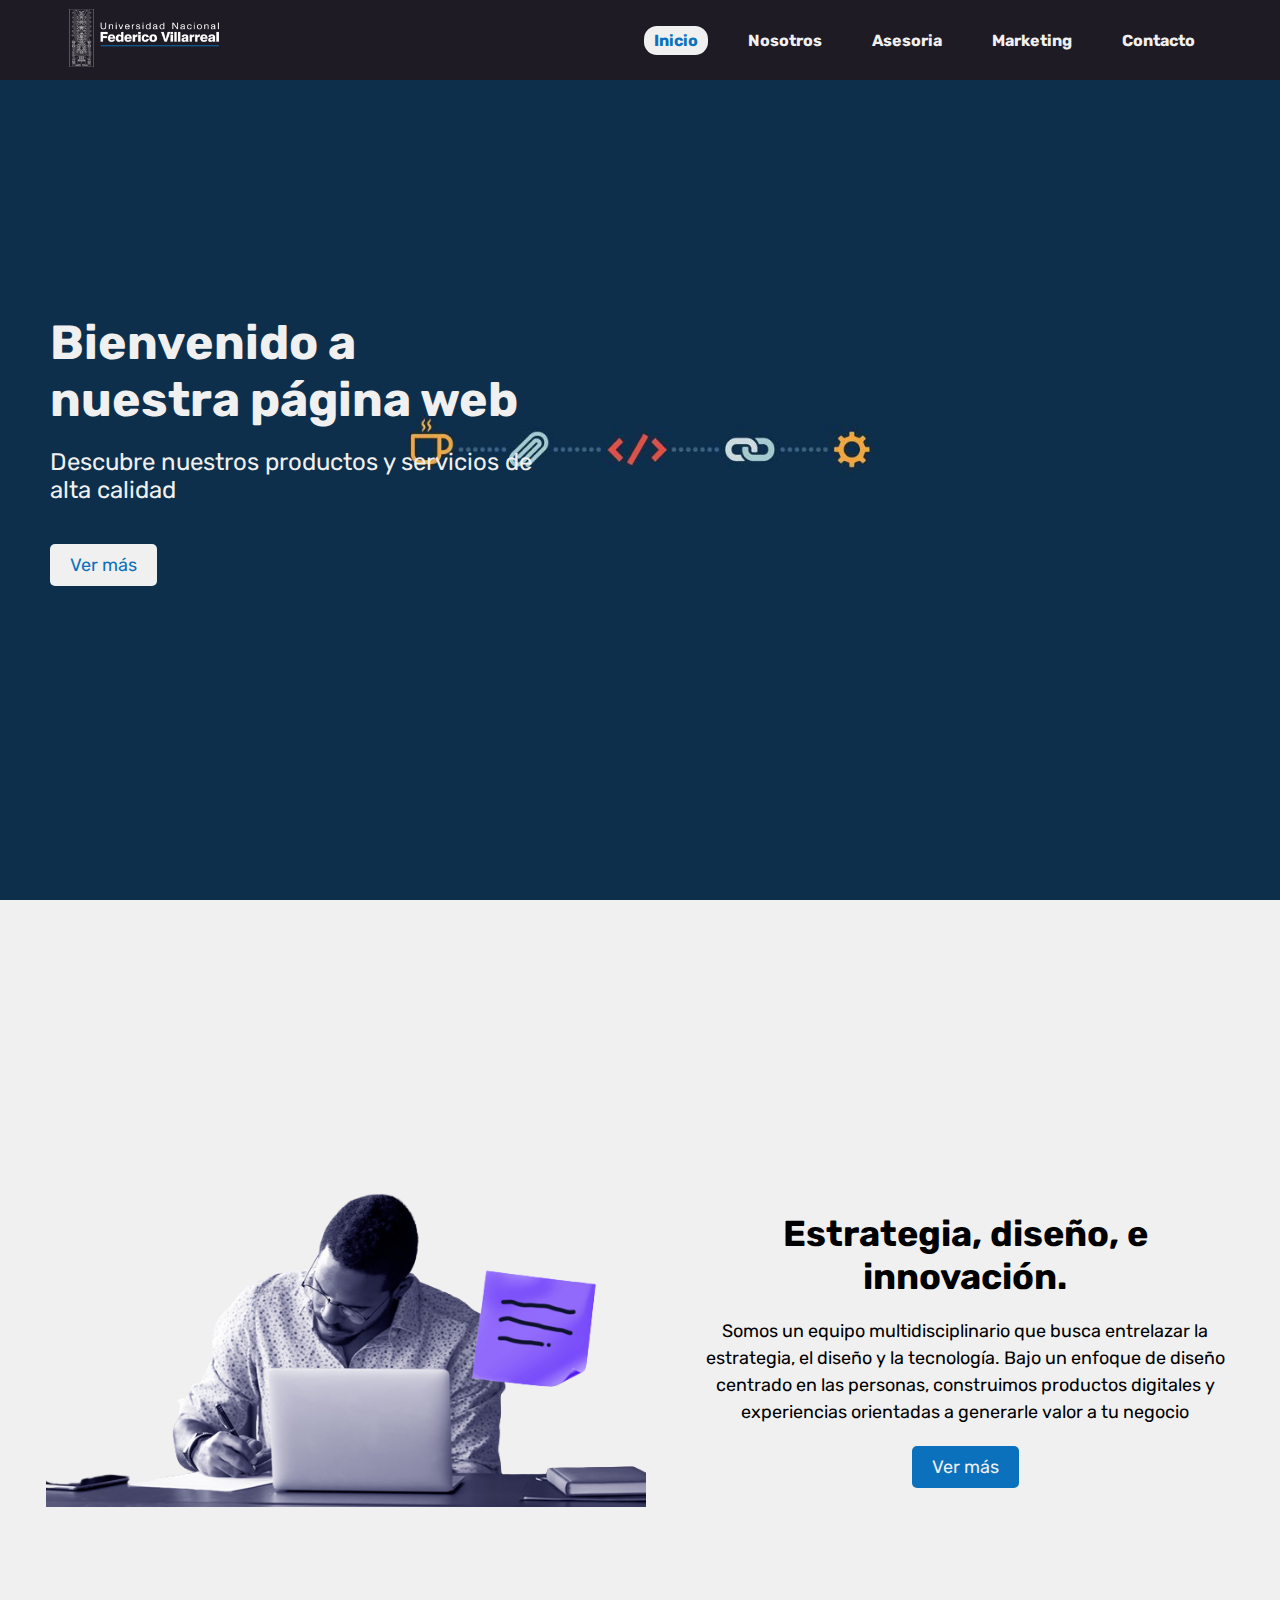
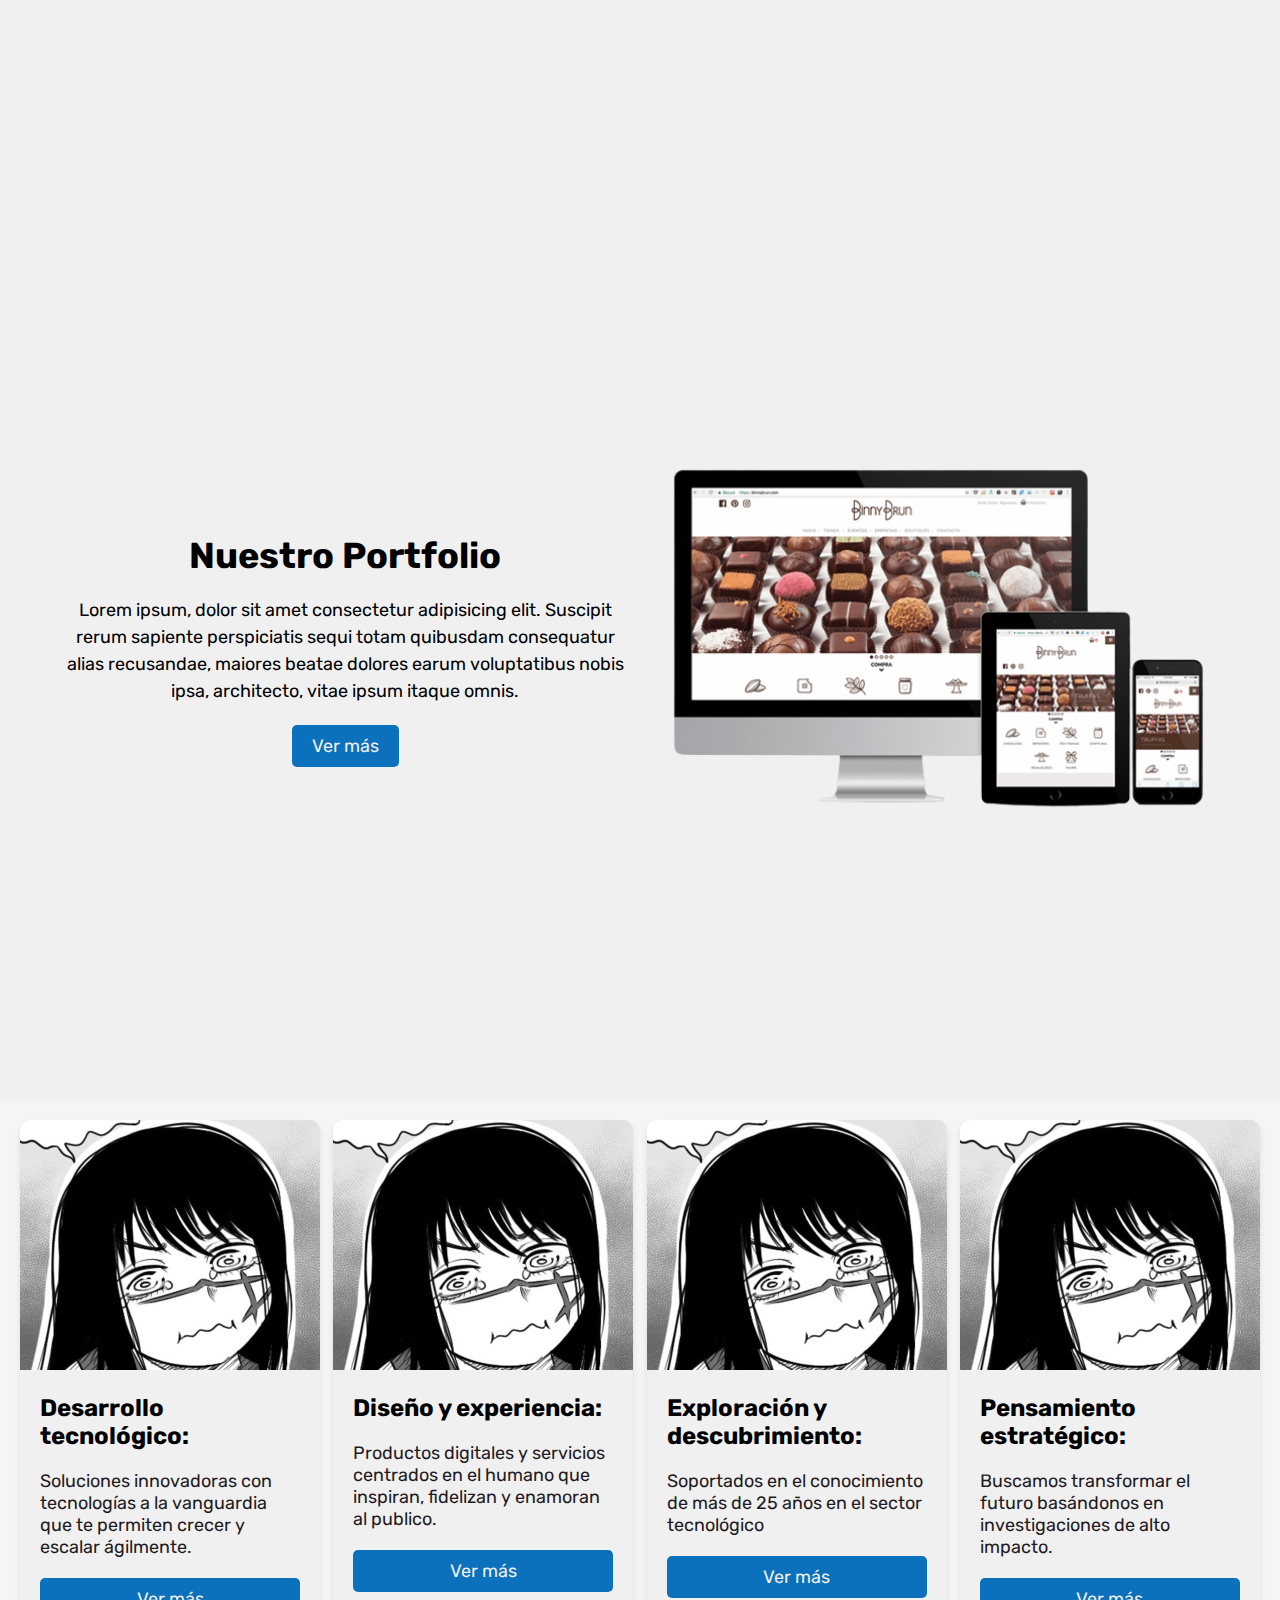
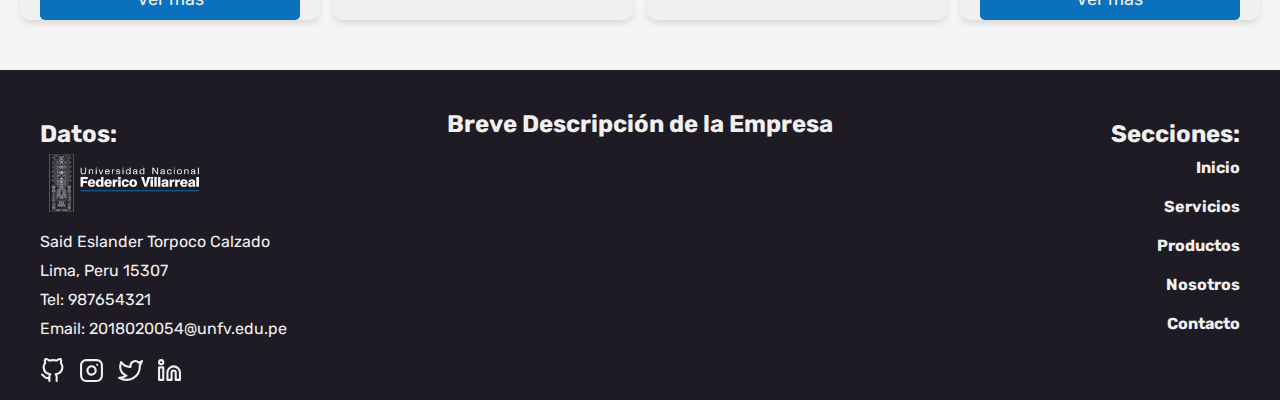
<file: index.html>
<!DOCTYPE html>
<html lang="en">
<head>
    <meta charset="UTF-8">
    <meta http-equiv="X-UA-Compatible" content="IE=edge">
    <meta name="viewport" content="width=device-width, initial-scale=1.0">
    <link rel="stylesheet" href="./style.css">

    <!--google-fonts-->
    <link rel="preconnect" href="https://fonts.googleapis.com">
    <link rel="preconnect" href="https://fonts.gstatic.com" crossorigin>
    <link href="https://fonts.googleapis.com/css2?family=Rubik:wght@300&display=swap" rel="stylesheet">
    <title>Consultoria Los Baneados</title>
</head>
<body>
    <header class="navbar-fixed">
        <nav >
            <div class="logo">
                <a href="#"><img src="./assets/logo.png" alt="Logo"></a>
            </div>
            <div class="menu">
                <ul>
                    <li><a href="./index.html">Inicio</a></li>
                    <li><a href="./pnosotros.html">Nosotros</a></li>
                    <li><a href="./pasesoria.html">Asesoria</a></li>
                    <li><a href="./pmarketing.html">Marketing</a></li>
                    <li><a href="./pcontacto.html">Contacto</a></li>
                </ul>
            </div>
        </nav>
    </header>
    
    <section class="presentation">
        <div class="presentation-text">
            <h1>Bienvenido a nuestra página web</h1>
            <p>Descubre nuestros productos y servicios de alta calidad</p>
            <a href="#">Ver más</a>
        </div>
    </section>

    <section class="container1 image-description">
        <img src="./assets/estrategia.png" alt="Imagen">
        <div class="description">
            <h2>Estrategia, diseño,
                e innovación.</h2>
            <p>Somos un equipo multidisciplinario que busca entrelazar la estrategia, el diseño y la tecnología. Bajo un enfoque de diseño centrado en las personas, construimos productos digitales y experiencias orientadas a generarle valor a tu negocio</p>
            <a href="#">Ver más</a>
        </div>
    </section>

    <section class="container1 image-description reverse">
        <img src="./assets/portfolio.png" alt="Imagen">
        <div class="description">
            <h2>Nuestro Portfolio</h2>
            <p>Lorem ipsum, dolor sit amet consectetur adipisicing elit. Suscipit rerum sapiente perspiciatis sequi totam quibusdam consequatur alias recusandae, maiores beatae dolores earum voluptatibus nobis ipsa, architecto, vitae ipsum itaque omnis.</p>
            <a href="#">Ver más</a>
        </div>
    </section>

    <section class="services">
        <div class="service">
            <img src="./assets/yoru.jpg" alt="Servicio 1">
            <h3>Desarrollo tecnológico:</h3>
            <p>Soluciones innovadoras con
                tecnologías a la vanguardia que te permiten crecer y
                escalar ágilmente.</p>
            <a href="#">Ver más</a>
        </div>
        
        <div class="service">
            <img src="./assets/yoru.jpg" alt="Servicio 2">
            <h3>Diseño y experiencia:</h3>
            <p>Productos digitales y servicios
                centrados en el humano que inspiran, fidelizan y
                enamoran al publico.</p>
            <a href="#">Ver más</a>
        </div>
        
        <div class="service">
            <img src="./assets/yoru.jpg" alt="Servicio 3">
            <h3>Exploración y descubrimiento:</h3>
            <p>Soportados en el conocimiento de más de 25 años en el sector tecnológico</p>
            <a href="#">Ver más</a>
        </div>
        
        <div class="service">
            <img src="./assets/yoru.jpg" alt="Servicio 4">
            <h3> Pensamiento estratégico:</h3>
            <p>Buscamos transformar el
                futuro basándonos en investigaciones de alto impacto.</p>
            <a href="#">Ver más</a>
        </div>
    </section>

    <div class="footer">
            <div class="column1">
                <div class="footer-information">
                    <h2 class="footer-information-child">Datos:</h2>
                    <div class="logo">
                        <a href="#"><img src="/assets/logo.png" alt="Logo"></a>
                    </div>
                    <p class="footer-information-child">Said Eslander Torpoco Calzado</p>
                    <p class="footer-information-child">Lima, Peru 15307</p>
                    <p class="footer-information-child">Tel: 987654321</p>
                    <p class="footer-information-child">Email: 2018020054@unfv.edu.pe</p>
                </div>
                <div class="social-icons">
                <!--GITHUB-->
                    <a href="#"><svg xmlns="http://www.w3.org/2000/svg" role="img" viewBox="0 0 24 24" fill="none" stroke="currentColor" stroke-width="2" stroke-linecap="round" stroke-linejoin="round" class="feather feather-github"><title>GitHub</title><path d="M9 19c-5 1.5-5-2.5-7-3m14 6v-3.87a3.37 3.37 0 0 0-.94-2.61c3.14-.35 6.44-1.54 6.44-7A5.44 5.44 0 0 0 20 4.77 5.07 5.07 0 0 0 19.91 1S18.73.65 16 2.48a13.38 13.38 0 0 0-7 0C6.27.65 5.09 1 5.09 1A5.07 5.07 0 0 0 5 4.77a5.44 5.44 0 0 0-1.5 3.78c0 5.42 3.3 6.61 6.44 7A3.37 3.37 0 0 0 9 18.13V22"></path></svg></a>
                <!--INSTAGRAM-->
                    <a href="#"><svg xmlns="http://www.w3.org/2000/svg" role="img" viewBox="0 0 24 24" fill="none" stroke="currentColor" stroke-width="2" stroke-linecap="round" stroke-linejoin="round" class="feather feather-instagram"><title>Instagram</title><rect x="2" y="2" width="20" height="20" rx="5" ry="5"></rect><path d="M16 11.37A4 4 0 1 1 12.63 8 4 4 0 0 1 16 11.37z"></path><line x1="17.5" y1="6.5" x2="17.51" y2="6.5"></line></svg></a>
                <!--TWITTER-->
                    <a href="#"><svg xmlns="http://www.w3.org/2000/svg" role="img" viewBox="0 0 24 24" fill="none" stroke="currentColor" stroke-width="2" stroke-linecap="round" stroke-linejoin="round" class="feather feather-twitter"><title>Twitter</title><path d="M23 3a10.9 10.9 0 0 1-3.14 1.53 4.48 4.48 0 0 0-7.86 3v1A10.66 10.66 0 0 1 3 4s-4 9 5 13a11.64 11.64 0 0 1-7 2c9 5 20 0 20-11.5a4.5 4.5 0 0 0-.08-.83A7.72 7.72 0 0 0 23 3z"></path></svg></a>
                <!--LINKEDIN-->
                    <a href="#"><svg xmlns="http://www.w3.org/2000/svg" role="img" viewBox="0 0 24 24" fill="none" stroke="currentColor" stroke-width="2" stroke-linecap="round" stroke-linejoin="round" class="feather feather-linkedin"><title>LinkedIn</title><path d="M16 8a6 6 0 0 1 6 6v7h-4v-7a2 2 0 0 0-2-2 2 2 0 0 0-2 2v7h-4v-7a6 6 0 0 1 6-6z"></path><rect x="2" y="9" width="4" height="12"></rect><circle cx="4" cy="4" r="2"></circle></svg></a>
                </div>
            </div>
            <div class="footer-information column2">
                <h2 class="description-footer">Breve Descripción de la Empresa</h2>
                <iframe src="https://www.google.com/maps/embed?pb=!1m18!1m12!1m3!1d487.7443189894482!2d-77.04845722764729!3d-12.046648075162555!2m3!1f0!2f0!3f0!3m2!1i1024!2i768!4f13.1!3m3!1m2!1s0x9105c9a5dac3ca31%3A0x9ef3d6b14994baf7!2sUNFV%20-%20Facultad%20de%20Ingenier%C3%ADa%20Industrial%20y%20de%20Sistemas%20(FIIS)!5e0!3m2!1ses-419!2spe!4v1677446480527!5m2!1ses-419!2spe" width="410" height="200" style="border:0;" allowfullscreen="" loading="lazy" referrerpolicy="no-referrer-when-downgrade"></iframe>
            </div>
            <div class="footer-information column3">
                <h2 class="footer-information-child">Secciones:</h2>
                <ul>
                    <li class="footer-information-child menu-footer"><a href="#">Inicio</a></li>
                    <li class="footer-information-child menu-footer"><a href="#">Servicios</a></li>
                    <li class="footer-information-child menu-footer"><a href="#">Productos</a></li>
                    <li class="footer-information-child menu-footer"><a href="#">Nosotros</a></li>
                    <li class="footer-information-child menu-footer"><a href="#">Contacto</a></li>
                </ul>
            </div>
    </div>
    <script src="./main.js"></script>
    <script src="./scroll.js"></script>
</body>
</html>
</file>
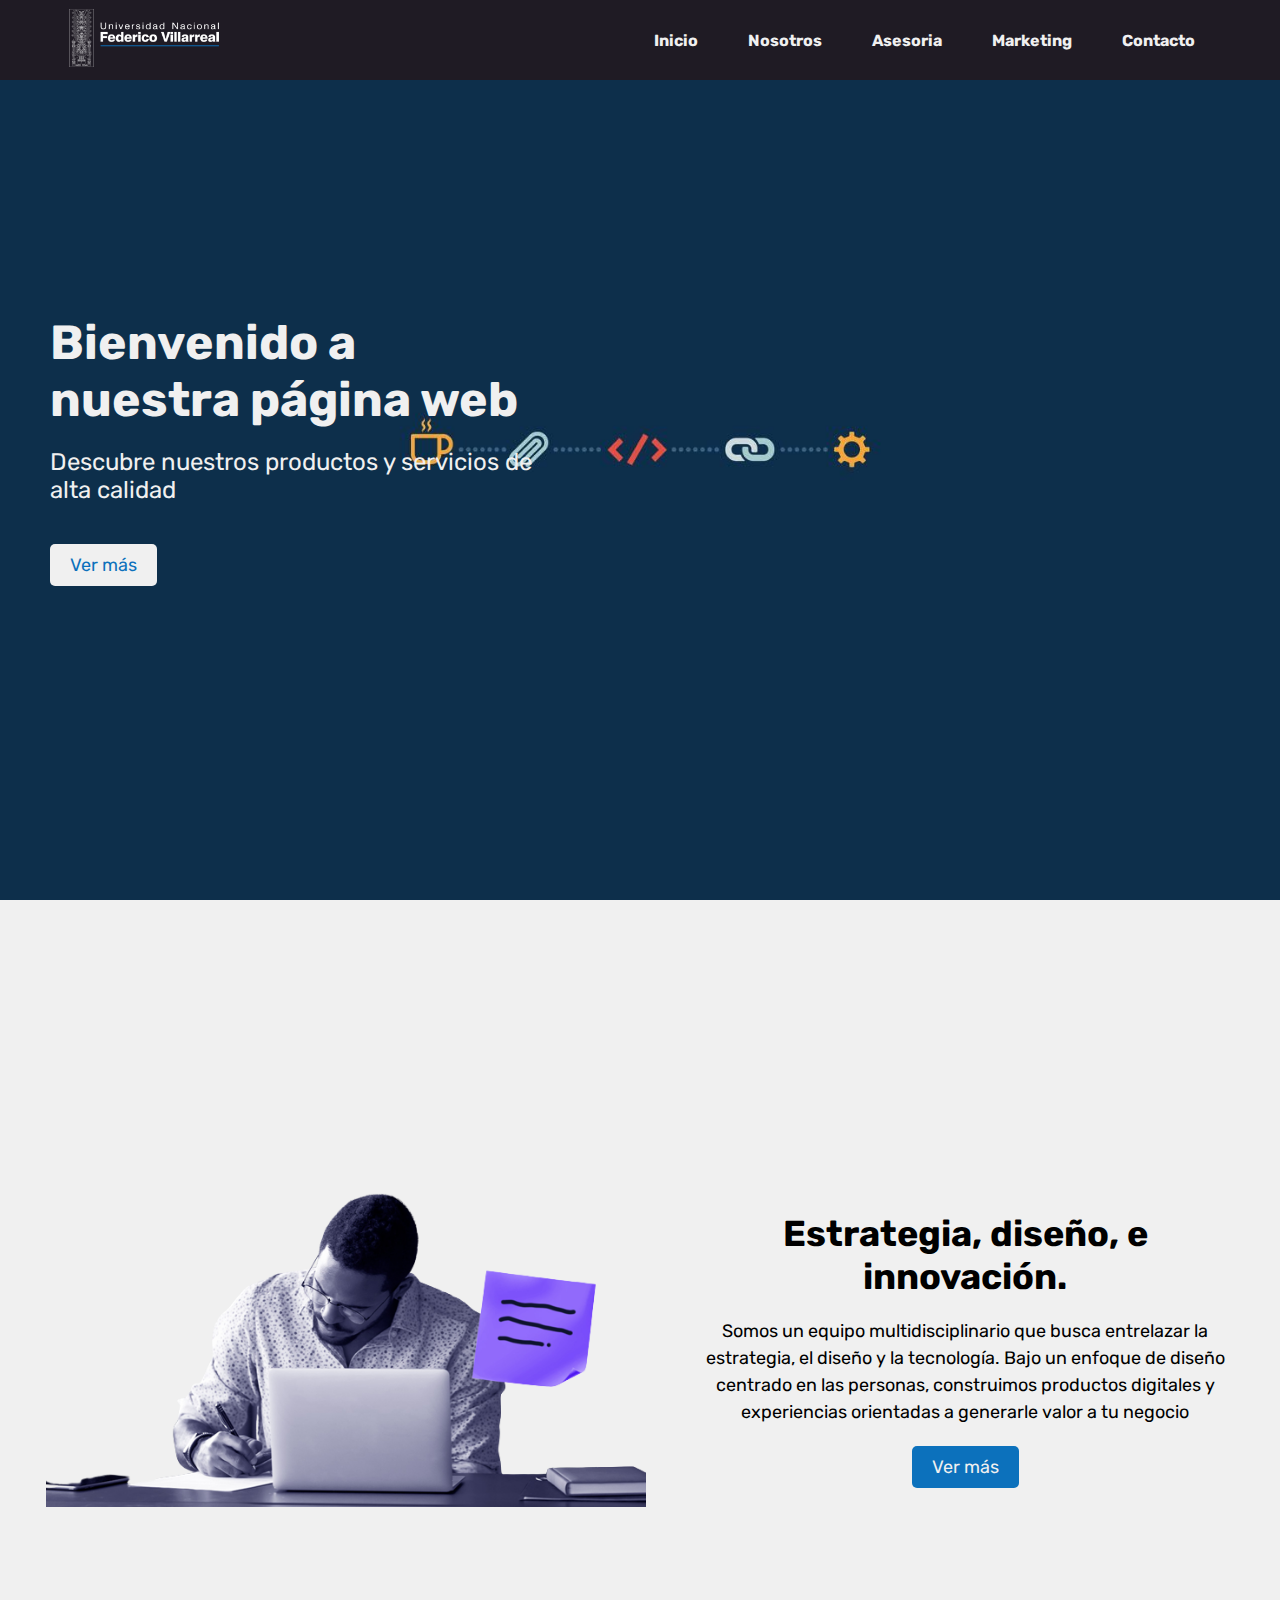
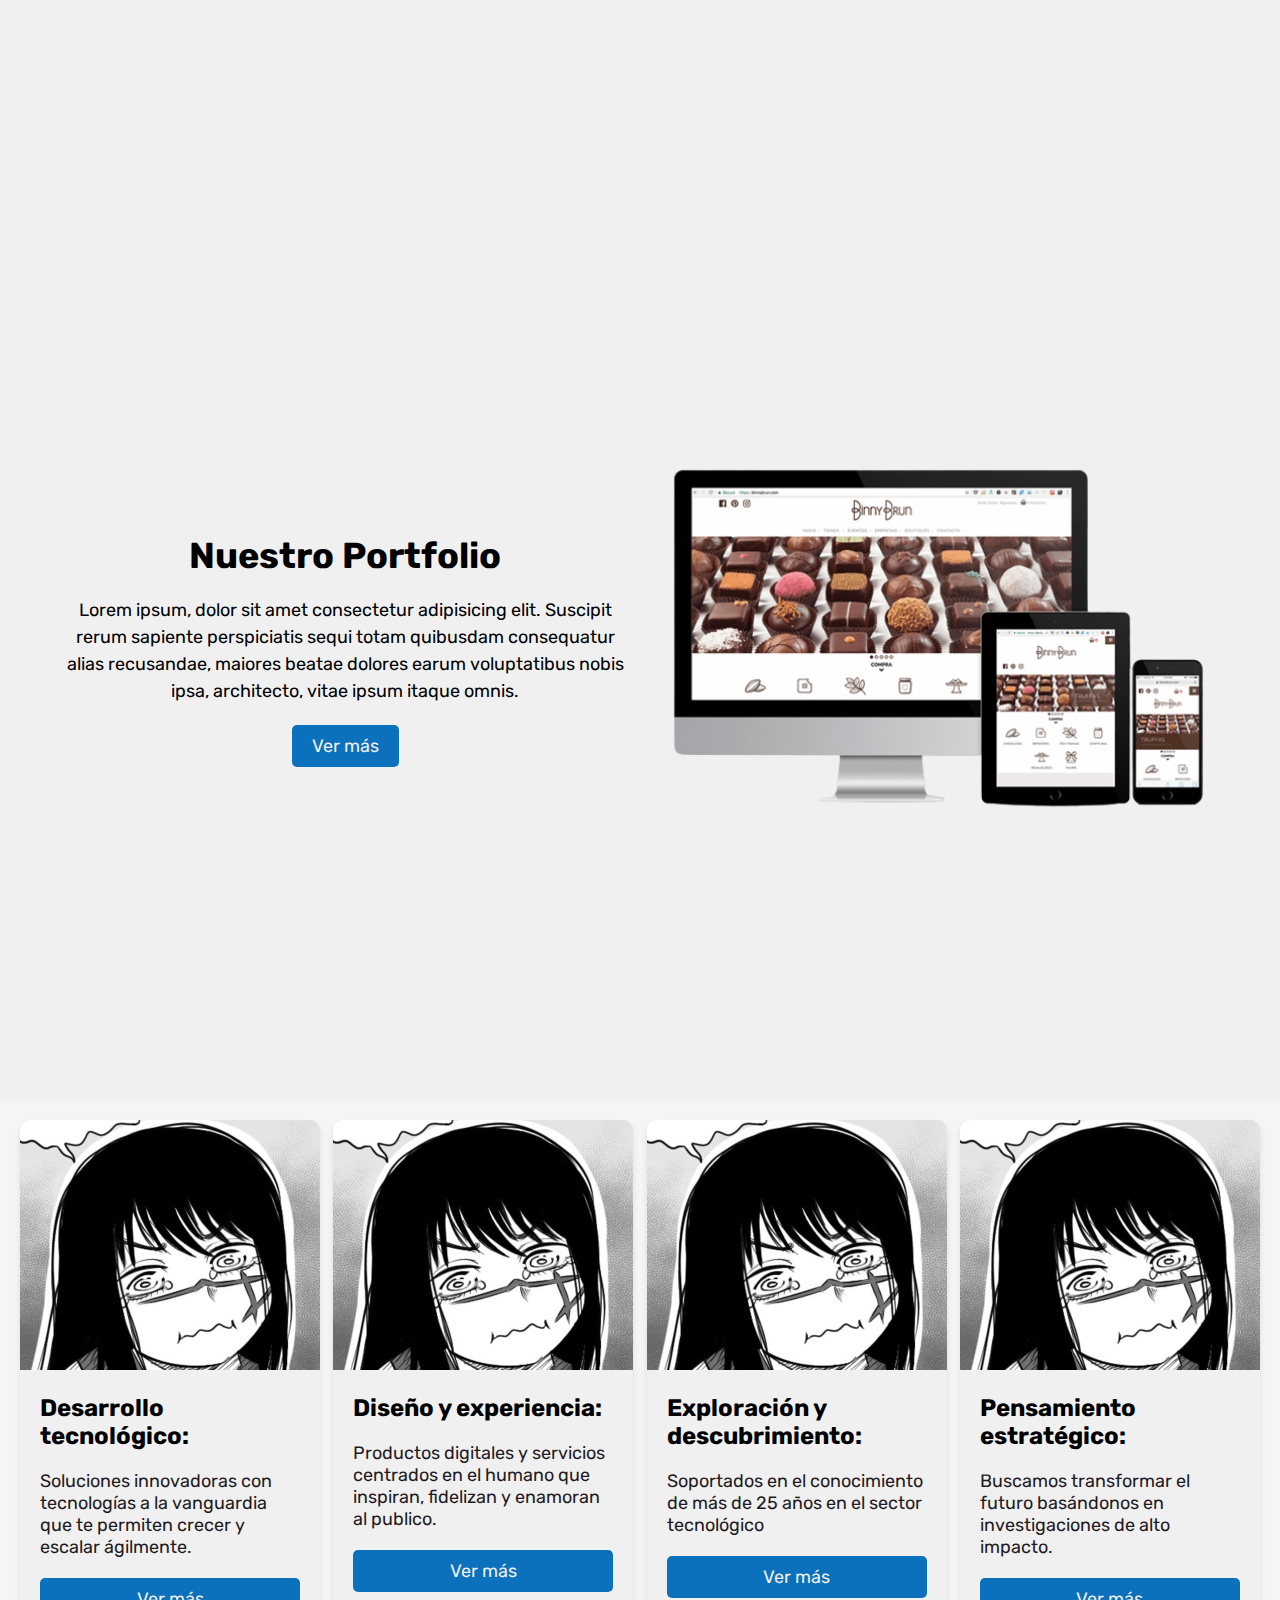
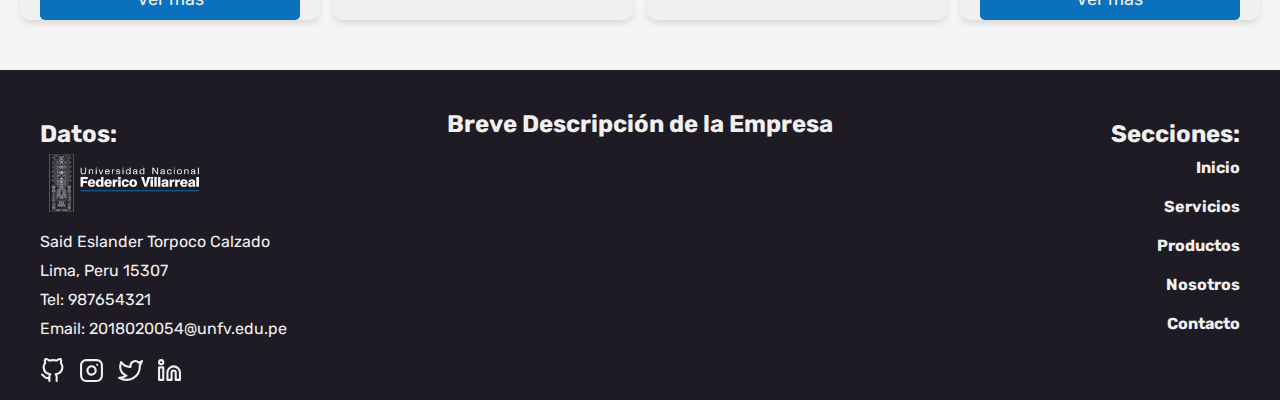
<file: asesoria.html>
<!DOCTYPE html>
<html lang="en">
<head>
    <meta charset="UTF-8">
    <meta http-equiv="X-UA-Compatible" content="IE=edge">
    <meta name="viewport" content="width=device-width, initial-scale=1.0">
    <link rel="stylesheet" href="./style.css">

    <!--google-fonts-->
    <link rel="preconnect" href="https://fonts.googleapis.com">
    <link rel="preconnect" href="https://fonts.gstatic.com" crossorigin>
    <link href="https://fonts.googleapis.com/css2?family=Rubik:wght@300&display=swap" rel="stylesheet">
    <title>Consultoria Los Baneados</title>
</head>
<body>
    <header class="navbar-fixed">
        <nav >
            <div class="logo">
                <a href="#"><img src="./assets/logo.png" alt="Logo"></a>
            </div>
            <div class="menu">
                <ul>
                    <li><a href="./pindex.html">Inicio</a></li>
                    <li><a href="./pnosotros.html">Nosotros</a></li>
                    <li><a href="./pasesoria.html">Asesoria</a></li>
                    <li><a href="./pmarketing.html">Marketing</a></li>
                    <li><a href="./pcontacto.html">Contacto</a></li>
                </ul>
            </div>
        </nav>
    </header>
    
    <section class="presentation">
        <div class="presentation-text">
            <h1>Bienvenido a nuestra página web</h1>
            <p>Descubre nuestros productos y servicios de alta calidad</p>
            <a href="#">Ver más</a>
        </div>
    </section>

    <section class="container1 image-description">
        <img src="./assets/estrategia.png" alt="Imagen">
        <div class="description">
            <h2>Estrategia, diseño,
                e innovación.</h2>
            <p>Somos un equipo multidisciplinario que busca entrelazar la estrategia, el diseño y la tecnología. Bajo un enfoque de diseño centrado en las personas, construimos productos digitales y experiencias orientadas a generarle valor a tu negocio</p>
            <a href="#">Ver más</a>
        </div>
    </section>

    <section class="container1 image-description reverse">
        <img src="./assets/portfolio.png" alt="Imagen">
        <div class="description">
            <h2>Nuestro Portfolio</h2>
            <p>Lorem ipsum, dolor sit amet consectetur adipisicing elit. Suscipit rerum sapiente perspiciatis sequi totam quibusdam consequatur alias recusandae, maiores beatae dolores earum voluptatibus nobis ipsa, architecto, vitae ipsum itaque omnis.</p>
            <a href="#">Ver más</a>
        </div>
    </section>

    <section class="services">
        <div class="service">
            <img src="./assets/yoru.jpg" alt="Servicio 1">
            <h3>Desarrollo tecnológico:</h3>
            <p>Soluciones innovadoras con
                tecnologías a la vanguardia que te permiten crecer y
                escalar ágilmente.</p>
            <a href="#">Ver más</a>
        </div>
        
        <div class="service">
            <img src="./assets/yoru.jpg" alt="Servicio 2">
            <h3>Diseño y experiencia:</h3>
            <p>Productos digitales y servicios
                centrados en el humano que inspiran, fidelizan y
                enamoran al publico.</p>
            <a href="#">Ver más</a>
        </div>
        
        <div class="service">
            <img src="./assets/yoru.jpg" alt="Servicio 3">
            <h3>Exploración y descubrimiento:</h3>
            <p>Soportados en el conocimiento de más de 25 años en el sector tecnológico</p>
            <a href="#">Ver más</a>
        </div>
        
        <div class="service">
            <img src="./assets/yoru.jpg" alt="Servicio 4">
            <h3> Pensamiento estratégico:</h3>
            <p>Buscamos transformar el
                futuro basándonos en investigaciones de alto impacto.</p>
            <a href="#">Ver más</a>
        </div>
    </section>

    <div class="footer">
            <div class="column1">
                <div class="footer-information">
                    <h2 class="footer-information-child">Datos:</h2>
                    <div class="logo">
                        <a href="#"><img src="/assets/logo.png" alt="Logo"></a>
                    </div>
                    <p class="footer-information-child">Said Eslander Torpoco Calzado</p>
                    <p class="footer-information-child">Lima, Peru 15307</p>
                    <p class="footer-information-child">Tel: 987654321</p>
                    <p class="footer-information-child">Email: 2018020054@unfv.edu.pe</p>
                </div>
                <div class="social-icons">
                <!--GITHUB-->
                    <a href="#"><svg xmlns="http://www.w3.org/2000/svg" role="img" viewBox="0 0 24 24" fill="none" stroke="currentColor" stroke-width="2" stroke-linecap="round" stroke-linejoin="round" class="feather feather-github"><title>GitHub</title><path d="M9 19c-5 1.5-5-2.5-7-3m14 6v-3.87a3.37 3.37 0 0 0-.94-2.61c3.14-.35 6.44-1.54 6.44-7A5.44 5.44 0 0 0 20 4.77 5.07 5.07 0 0 0 19.91 1S18.73.65 16 2.48a13.38 13.38 0 0 0-7 0C6.27.65 5.09 1 5.09 1A5.07 5.07 0 0 0 5 4.77a5.44 5.44 0 0 0-1.5 3.78c0 5.42 3.3 6.61 6.44 7A3.37 3.37 0 0 0 9 18.13V22"></path></svg></a>
                <!--INSTAGRAM-->
                    <a href="#"><svg xmlns="http://www.w3.org/2000/svg" role="img" viewBox="0 0 24 24" fill="none" stroke="currentColor" stroke-width="2" stroke-linecap="round" stroke-linejoin="round" class="feather feather-instagram"><title>Instagram</title><rect x="2" y="2" width="20" height="20" rx="5" ry="5"></rect><path d="M16 11.37A4 4 0 1 1 12.63 8 4 4 0 0 1 16 11.37z"></path><line x1="17.5" y1="6.5" x2="17.51" y2="6.5"></line></svg></a>
                <!--TWITTER-->
                    <a href="#"><svg xmlns="http://www.w3.org/2000/svg" role="img" viewBox="0 0 24 24" fill="none" stroke="currentColor" stroke-width="2" stroke-linecap="round" stroke-linejoin="round" class="feather feather-twitter"><title>Twitter</title><path d="M23 3a10.9 10.9 0 0 1-3.14 1.53 4.48 4.48 0 0 0-7.86 3v1A10.66 10.66 0 0 1 3 4s-4 9 5 13a11.64 11.64 0 0 1-7 2c9 5 20 0 20-11.5a4.5 4.5 0 0 0-.08-.83A7.72 7.72 0 0 0 23 3z"></path></svg></a>
                <!--LINKEDIN-->
                    <a href="#"><svg xmlns="http://www.w3.org/2000/svg" role="img" viewBox="0 0 24 24" fill="none" stroke="currentColor" stroke-width="2" stroke-linecap="round" stroke-linejoin="round" class="feather feather-linkedin"><title>LinkedIn</title><path d="M16 8a6 6 0 0 1 6 6v7h-4v-7a2 2 0 0 0-2-2 2 2 0 0 0-2 2v7h-4v-7a6 6 0 0 1 6-6z"></path><rect x="2" y="9" width="4" height="12"></rect><circle cx="4" cy="4" r="2"></circle></svg></a>
                </div>
            </div>
            <div class="footer-information column2">
                <h2 class="description-footer">Breve Descripción de la Empresa</h2>
                <iframe src="https://www.google.com/maps/embed?pb=!1m18!1m12!1m3!1d487.7443189894482!2d-77.04845722764729!3d-12.046648075162555!2m3!1f0!2f0!3f0!3m2!1i1024!2i768!4f13.1!3m3!1m2!1s0x9105c9a5dac3ca31%3A0x9ef3d6b14994baf7!2sUNFV%20-%20Facultad%20de%20Ingenier%C3%ADa%20Industrial%20y%20de%20Sistemas%20(FIIS)!5e0!3m2!1ses-419!2spe!4v1677446480527!5m2!1ses-419!2spe" width="410" height="200" style="border:0;" allowfullscreen="" loading="lazy" referrerpolicy="no-referrer-when-downgrade"></iframe>
            </div>
            <div class="footer-information column3">
                <h2 class="footer-information-child">Secciones:</h2>
                <ul>
                    <li class="footer-information-child menu-footer"><a href="#">Inicio</a></li>
                    <li class="footer-information-child menu-footer"><a href="#">Servicios</a></li>
                    <li class="footer-information-child menu-footer"><a href="#">Productos</a></li>
                    <li class="footer-information-child menu-footer"><a href="#">Nosotros</a></li>
                    <li class="footer-information-child menu-footer"><a href="#">Contacto</a></li>
                </ul>
            </div>
    </div>
    <script src="./main.js"></script>
    <script src="./scroll.js"></script>
</body>
</html>
</file>
<file: style.css>
:root {
    --red:#a8201a;
    --blue:#0c71bc;
    --skyblue:#0f8b8d;
    --green:#1db954;
    --yellow:#ec9a29;
    --white:#f0f0f0;
    --dark:#1f1b24;
    --grey:#7e7e7e;
    --roboto: 'Rubik', sans-serif;
    
}

*{
    margin: 0;
    padding: 0;
    box-sizing: border-box;
    font-family: var(--roboto);
}

/*MENU*/
header {
    background-color: var(--dark);
    color: var(--white);
    height: 80px;
    display: flex;
    justify-content: space-between;
    align-items: center;
    padding: 0 60px;
}

nav {
    display: flex;
    justify-content: space-between;
    align-items: center;
    width: 100%;
}

.logo img {
    height: 70px;
}

.menu ul {
    display: flex;
    list-style: none;
    margin: 0;
    padding: 0;
}

.menu li {
    margin: 0 15px;
}

.menu a {
    color: var(--white);
    text-decoration: none;
    font-weight: bold;
    font-size: 16px;
    transition: all 0.2s ease-in-out;

    border-radius: 13px;
    display: block;
    padding: 5px 10px;
}

.menu a:hover {
    background-color: var(--white);
    color: var(--blue);
}
.navbar-fixed {
    position: fixed;
    top: 0;
    left: 0;
    right: 0;
    z-index: 9999;
  }
  

/*PRESENTACION HEADER*/

.presentation {
    background-image: url("./assets/maxresdefault.jpg");
    background-size: cover;
    background-position: center;
    height: 100vh;
    display: flex;
    justify-content: flex-start;
    align-items: center;
    padding-left: 50px;
}

.presentation-text {
    max-width: 500px;
    color: var(--white);
    text-align: left;
}

.presentation-text h1 {
    font-size: 48px;
    margin-bottom: 20px;
}

.presentation-text p {
    font-size: 24px;
    margin-bottom: 40px;
}

.presentation-text a {
    display: inline-block;
    background-color: var(--white);
    color: var(--blue);
    padding: 10px 20px;
    border-radius: 5px;
    text-decoration: none;
    font-size: 18px;
    transition: all 0.2s ease-in-out;
}

.presentation-text a:hover {
    background-color: var(--blue);
    color: var(--white);
}
/*SERVICIOS*/
.services {
    display: flex;
    flex-wrap: wrap;
    justify-content: space-between;
    align-items: center;
    padding: 20px 20px 0 20px;
    background-color: #f5f5f5;
}

.service {
    position: relative;
    width: 300px;
    height: 500px;
    margin-bottom: 50px;
    background-color: var(--white);
    border-radius: 10px;
    box-shadow: 0 4px 6px rgba(0, 0, 0, 0.1);
    transition: all 0.3s ease-in-out;
}

.service:hover {
    transform: translateY(-10px);
    box-shadow: 0 8px 12px rgba(0, 0, 0, 0.2);
}

.service img {
    width: 100%;
    height: 250px;
    object-fit: cover;
    border-top-left-radius: 10px;
    border-top-right-radius: 10px;
}

.service h3 {
    margin: 20px;
    font-size: 24px;
}

.service p {
    margin: 0 20px 20px 20px;
    font-size: 18px;
    color: var(--dark);
}

.service a {
    display: block;
    margin: 0 20px 20px 20px;
    padding: 10px 20px;
    background-color: var(--blue);
    color: var(--white);
    text-align: center;
    text-decoration: none;
    border-radius: 5px;
    font-size: 18px;
    transition: all 0.2s ease-in-out;
}

.service a:hover {
    background-color: var(--white);
    color: var(--blue);
}
/*IMAGE DESCRIPTION*/
.image-description {
    display: flex;
    justify-content: center;
    align-items: center;
    padding: 20px ;
    background-color: var(--white);
}

.image-description img {
    width: 50%;
    height: auto;
    object-fit: cover;
    border-radius: 10px ;
    padding: 10px;
}

.image-description .description {
    width: 45%;
    margin-left: 30px;
    text-align: center;
}

.image-description h2 {
    margin-bottom: 20px;
    font-size: 36px;
    font-weight: bold;
}

.image-description p {
    margin-bottom: 20px;
    font-size: 18px;
    line-height: 1.5;
}

.image-description a {
    display: inline-block;
    padding: 10px 20px;
    background-color: var(--blue);
    color: var(--white);
    text-decoration: none;
    border-radius: 5px;
    font-size: 18px;
    transition: all 0.2s ease-in-out;
}

.image-description a:hover {
    background-color:var(--white);
    color: var(--blue);
}
.reverse{
    flex-direction: row-reverse;
}

/*CONTENEDORES*/

.container1{
    background: var(--white);
    height: 100vh;
}
.container{

    width: 100%;
    height: 100vh;
}

/*FOOTER*/

.footer{
	display: flex;
	flex-wrap: wrap;
	max-width: 100%;
    height: 100%;
	margin: 0 auto;
	padding: 40px;
    background: var(--dark);
    color: var(--white);
    justify-content: space-between;
    align-content: center;
}

.column1, .column2, .column3 {
	height: 250px;
    flex-basis: 100%;
	margin-bottom: 20px;
}

.column3{
    text-align: right;
}

@media only screen and (min-width: 768px) {
	.column1, .column2, .column3 {
		flex-basis: 30%;
		margin-right: 20px;
		margin-bottom: 0;
	}
	.column3 {
		margin-right: 0;
	}
}

.footer-information-child{
    padding-top: 10px;
}
.description-footer{
    text-align: center;
    margin-bottom: 50px ;
}
.social-icons {
	margin-top: 20px;
}

.social-icons a {
	color: var(--blue);
	margin-right: 10px;
}

ul {
	list-style-type: none;
	padding: 0;
	margin: 0;
}

ul li {
	margin-bottom: 10px;
}

ul li a {
	text-decoration: none;
	color: var(--white);
}
.feather{
    height: 25px;
    color: var(--white);
}
.menu-footer li {
    margin: 0 15px;
}

.menu-footer a {
    color: var(--white);
    text-decoration: none;
    font-weight: bold;
    font-size: 16px;
    transition: all 0.2s ease-in-out;
}

.menu-footer a:hover {
    color: var(--blue);
}
a.active {
    background-color: var(--white);
    color: var(--blue);
    border-radius: 13px;
    display: block;
    padding: 5px 10px;
}
</file>
